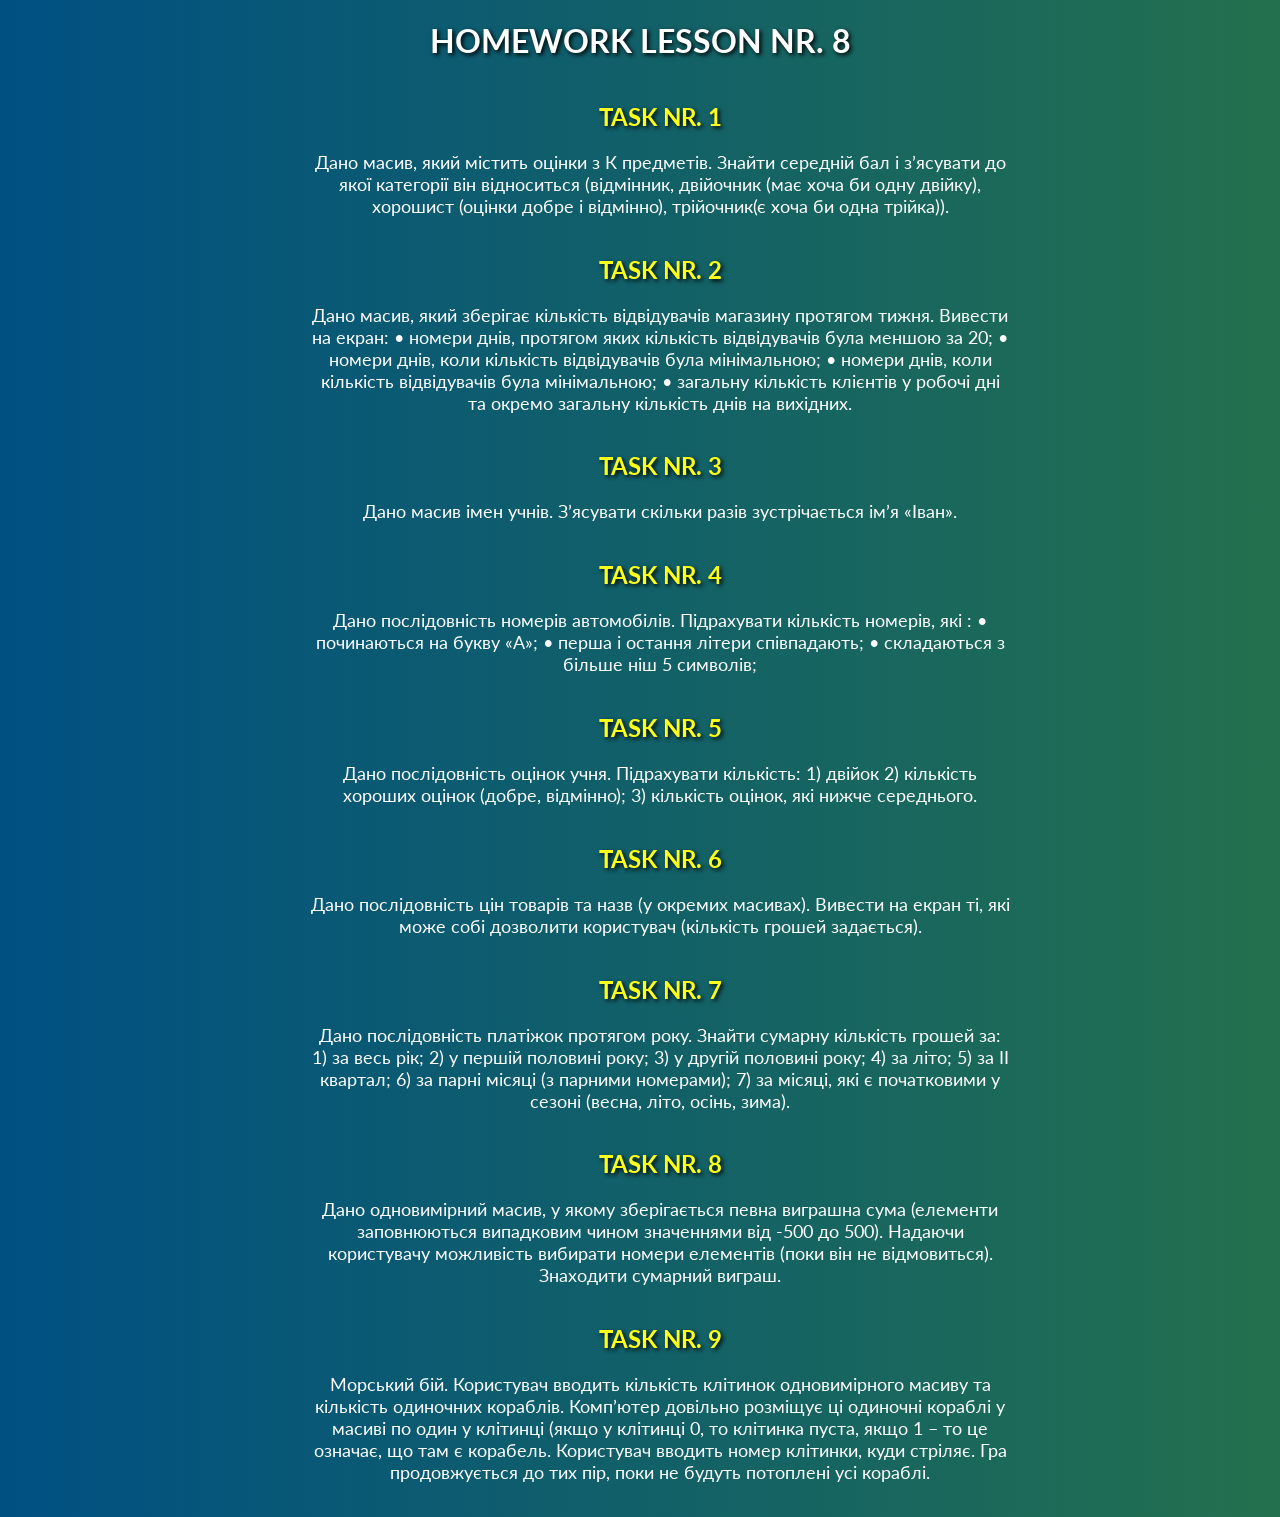
<file: index.html>
<!DOCTYPE html>
<html lang="en">

<head>
    <meta charset="UTF-8">
    <meta http-equiv="X-UA-Compatible" content="IE=edge">
    <meta name="viewport" content="width=device-width, initial-scale=1.0">
    <title>Document</title>
    <link rel="stylesheet" href="css/style.css" type="text/css">
</head>

<body>
    <h1>Homework Lesson nr. 8 </h1>
    <ol class="task">
        <li class="task1">
            <h2><a href="./tasks/task1.html" target="_blank">Task nr. 1</a></h2>
            <p>Дано масив, який містить оцінки з К предметів. Знайти середній бал і з’ясувати до якої категорії він
                відноситься
                (відмінник, двійочник (має хоча би одну двійку), хорошист (оцінки добре і відмінно), трійочник(є хоча би
                одна трійка)).</p>
        </li>
        <li class="task2">
            <h2><a href="./tasks/task2.html" target="_blank">Task nr. 2</a></h2>
            <p>Дано масив, який зберігає кількість відвідувачів магазину протягом тижня. Вивести на екран:
                • номери днів, протягом яких кількість відвідувачів була меншою за 20;
                • номери днів, коли кількість відвідувачів була мінімальною;
                • номери днів, коли кількість відвідувачів була мінімальною;
                • загальну кількість клієнтів у робочі дні та окремо загальну кількість днів на вихідних.
            </p>
        </li>
        <li class="task3">
            <h2><a href="./tasks/task3.html" target="_blank">Task nr. 3</a></h2>
            <p>Дано масив імен учнів. З’ясувати скільки разів зустрічається ім’я «Іван».</p>
        </li>
        <li class="task4">
            <h2><a href="./tasks/task4.html" target="_blank">Task nr. 4</a></h2>
            <p>Дано послідовність номерів автомобілів. Підрахувати кількість номерів, які :
                • починаються на букву «А»;
                • перша і остання літери співпадають;
                • складаються з більше ніш 5 символів;
            </p>
        </li>
        <li class="task5">
            <h2><a href="./tasks/task5.html" target="_blank">Task nr. 5</a></h2>
            <p>Дано послідовність оцінок учня. Підрахувати кількість:
                1) двійок
                2) кількість хороших оцінок (добре, відмінно);
                3) кількість оцінок, які нижче середнього.
            </p>
        </li>
        <li class="task6">
            <h2><a href="./tasks/task6.html" target="_blank">Task nr. 6</a></h2>
            <p>Дано послідовність цін товарів та назв (у окремих масивах). Вивести на екран ті, які може собі дозволити
                користувач
                (кількість грошей задається).</p>
        </li>
        <li class="task7">
            <h2><a href="./tasks/task7.html" target="_blank">Task nr. 7</a></h2>
            <p>Дано послідовність платіжок протягом року. Знайти сумарну кількість грошей за:
                1) за весь рік;
                2) у першій половині року;
                3) у другій половині року;
                4) за літо;
                5) за ІІ квартал;
                6) за парні місяці (з парними номерами);
                7) за місяці, які є початковими у сезоні (весна, літо, осінь, зима).
            </p>
        </li>
        <li class="task8">
            <h2><a href="./tasks/task8.html" target="_blank">Task nr. 8</a></h2>
            <p>Дано одновимірний масив, у якому зберігається певна виграшна сума (елементи заповнюються випадковим чином
                значеннями від
                -500 до 500). Надаючи користувачу можливість вибирати номери елементів (поки він не відмовиться).
                Знаходити сумарний
                виграш.</p>
        </li>
        <li class="task9">
            <h2><a href="./tasks/task9.html" target="_blank">Task nr. 9</a></h2>
            <p>Морський бій. Користувач вводить кількість клітинок одновимірного масиву та кількість одиночних кораблів.
                Комп’ютер
                довільно розміщує ці одиночні кораблі у масиві по один у клітинці (якщо у клітинці 0, то клітинка пуста,
                якщо 1 – то це
                означає, що там є корабель. Користувач вводить номер клітинки, куди стріляє. Гра продовжується до тих
                пір, поки не
                будуть потоплені усі кораблі.</p>
        </li>
    </ol>
</file>
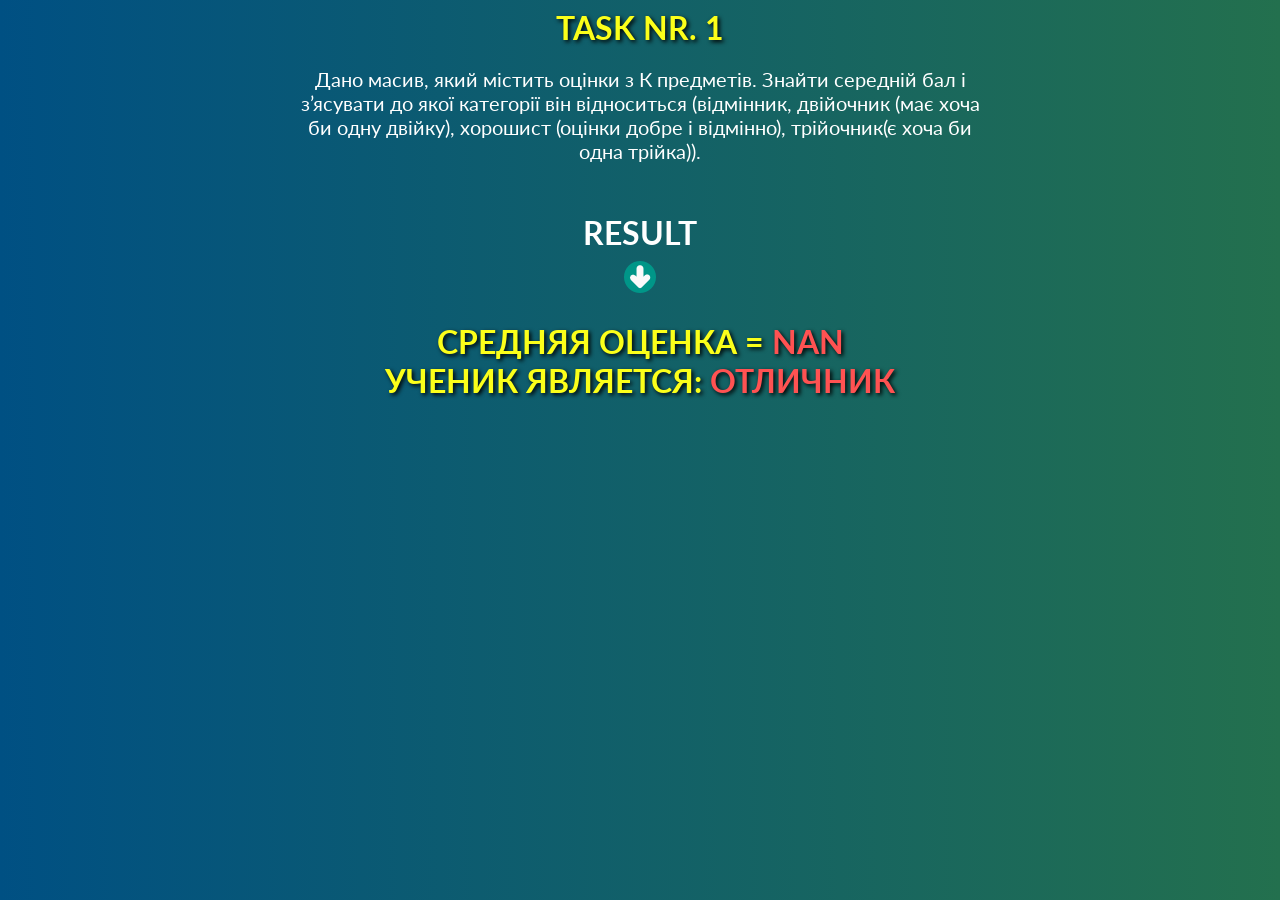
<file: tasks/task1.html>
<!DOCTYPE html>
<html lang="en">

<head>
    <meta charset="UTF-8">
    <meta http-equiv="X-UA-Compatible" content="IE=edge">
    <meta name="viewport" content="width=device-width, initial-scale=1.0">
    <title>Document</title>
    <link rel="stylesheet" href="css/style.css" type="text/css">
</head>

<body>
    <h1>Task nr. 1</h1>
    <div class="text">Дано масив, який містить оцінки з К предметів. Знайти середній бал і з’ясувати до якої категорії
        він відноситься
        (відмінник, двійочник (має хоча би одну двійку), хорошист (оцінки добре і відмінно), трійочник(є хоча би одна
        трійка)).</div>
    <div class="result">Result</div>
    <div id="result1"></div>

    <script src="js/script1.js"></script>
</body>

</html>
</file>
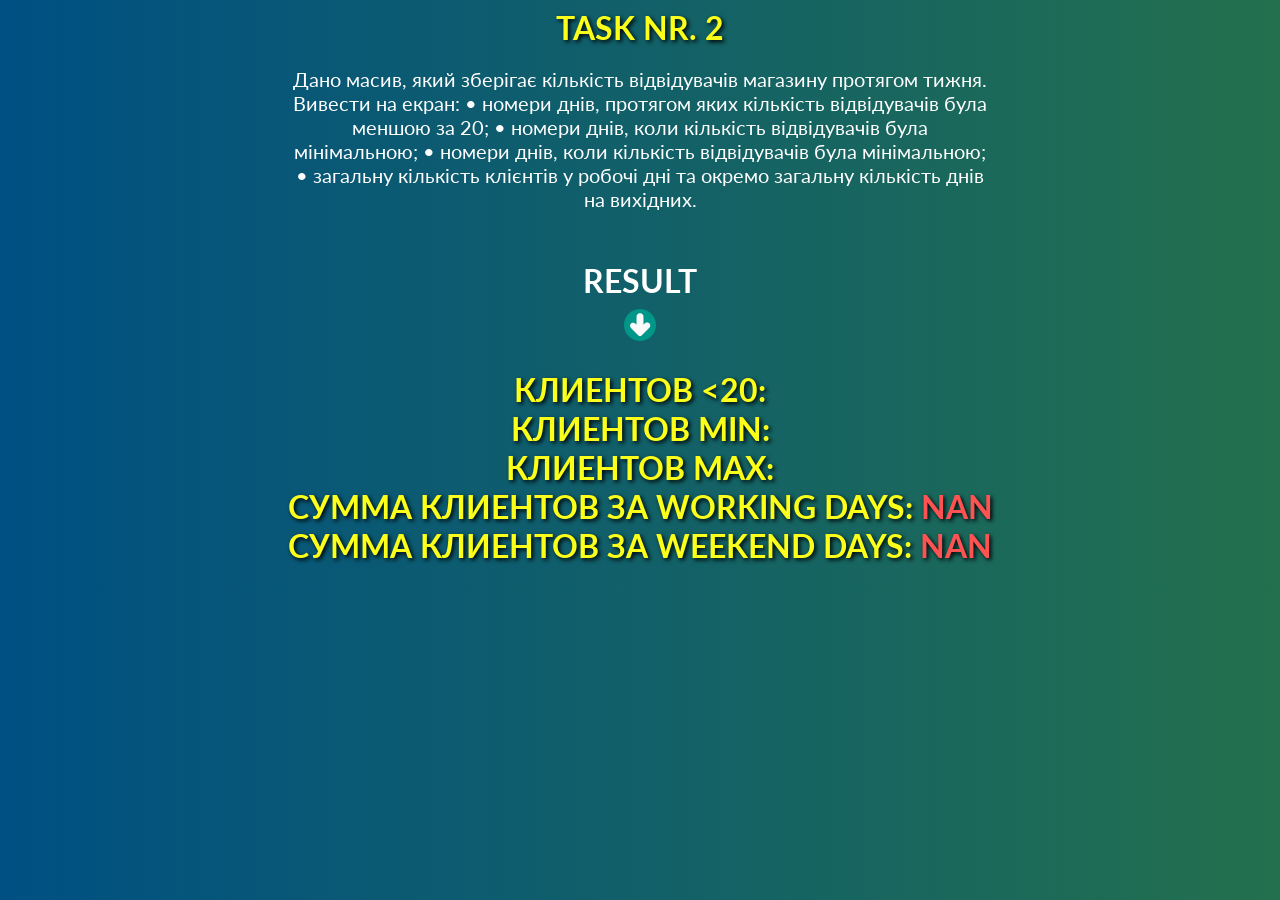
<file: tasks/task2.html>
<!DOCTYPE html>
<html lang="en">

<head>
    <meta charset="UTF-8">
    <meta http-equiv="X-UA-Compatible" content="IE=edge">
    <meta name="viewport" content="width=device-width, initial-scale=1.0">
    <title>Document</title>
    <link rel="stylesheet" href="css/style.css" type="text/css">
</head>

<body>
    <h1>Task nr. 2</h1>
    <div class="text">Дано масив, який зберігає кількість відвідувачів магазину протягом тижня. Вивести на екран:
        • номери днів, протягом яких кількість відвідувачів була меншою за 20;
        • номери днів, коли кількість відвідувачів була мінімальною;
        • номери днів, коли кількість відвідувачів була мінімальною;
        • загальну кількість клієнтів у робочі дні та окремо загальну кількість днів на вихідних.
    </div>
    <div class="result">Result</div>
    <div id="result1"></div>

    <script src="js/script2.js"></script>
</body>

</html>
</file>
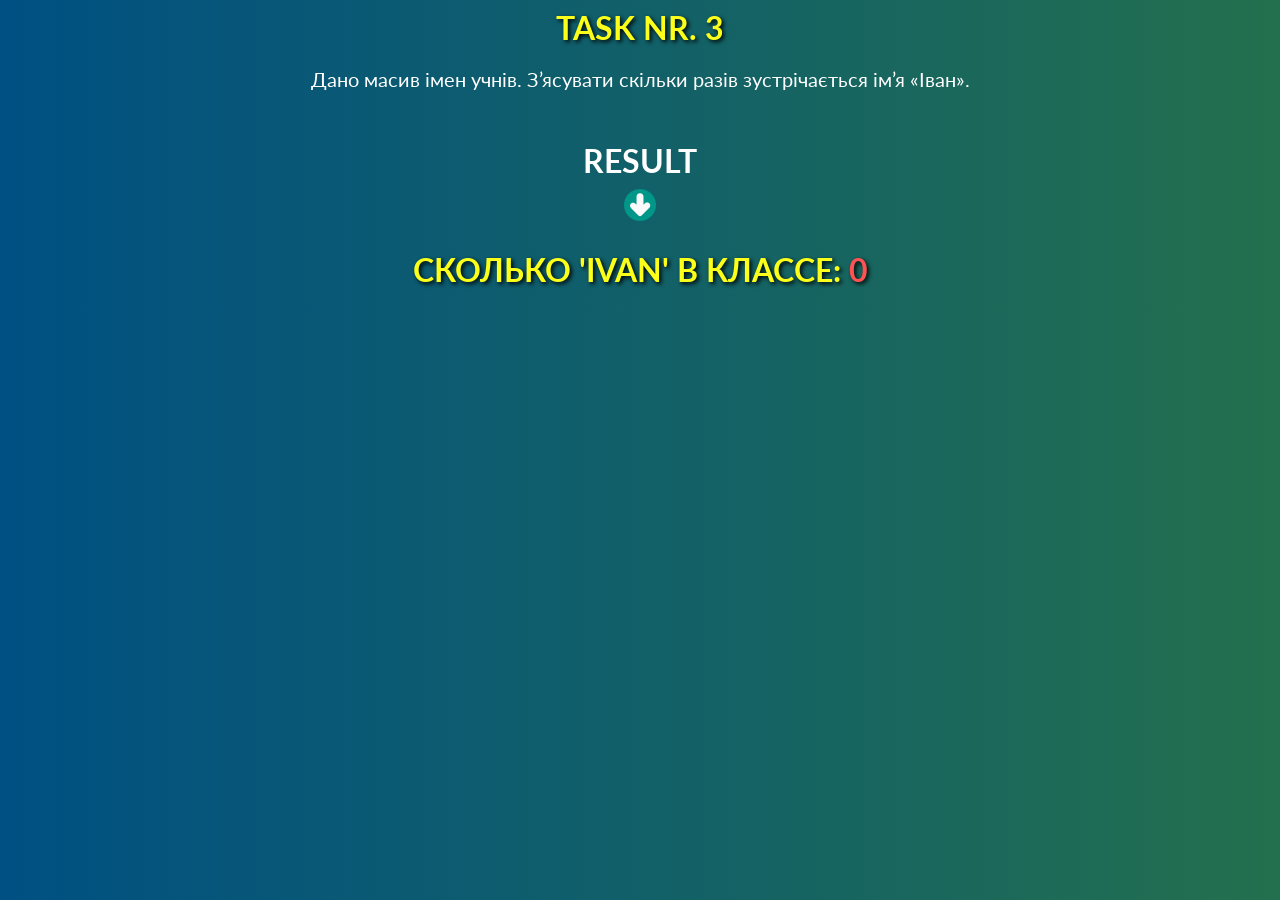
<file: tasks/task3.html>
<!DOCTYPE html>
<html lang="en">

<head>
    <meta charset="UTF-8">
    <meta http-equiv="X-UA-Compatible" content="IE=edge">
    <meta name="viewport" content="width=device-width, initial-scale=1.0">
    <title>Document</title>
    <link rel="stylesheet" href="css/style.css" type="text/css">
</head>

<body>
    <h1>Task nr. 3</h1>
    <div class="text">Дано масив імен учнів. З’ясувати скільки разів зустрічається ім’я «Іван».</div>
    <div class="result">Result</div>
    <div id="result1"></div>

    <script src="js/script3.js"></script>
</body>

</html>
</file>
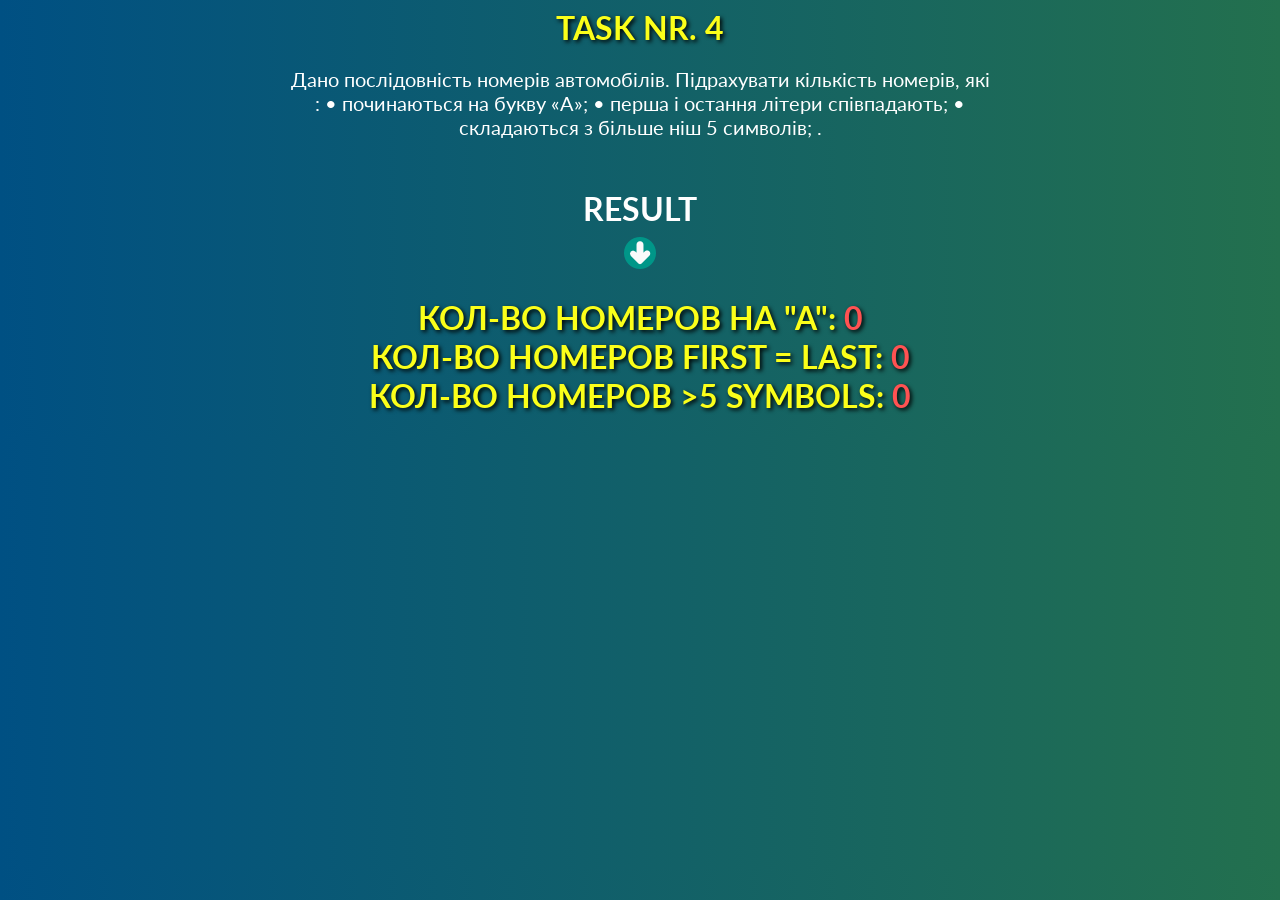
<file: tasks/task4.html>
<!DOCTYPE html>
<html lang="en">

<head>
    <meta charset="UTF-8">
    <meta http-equiv="X-UA-Compatible" content="IE=edge">
    <meta name="viewport" content="width=device-width, initial-scale=1.0">
    <title>Document</title>
    <link rel="stylesheet" href="css/style.css" type="text/css">
</head>

<body>
    <h1>Task nr. 4</h1>
    <div class="text">Дано послідовність номерів автомобілів. Підрахувати кількість номерів, які :
        • починаються на букву «А»;
        • перша і остання літери співпадають;
        • складаються з більше ніш 5 символів;
        .</div>
    <div class="result">Result</div>
    <div id="result1"></div>

    <script src="js/script4.js"></script>
</body>

</html>
</file>
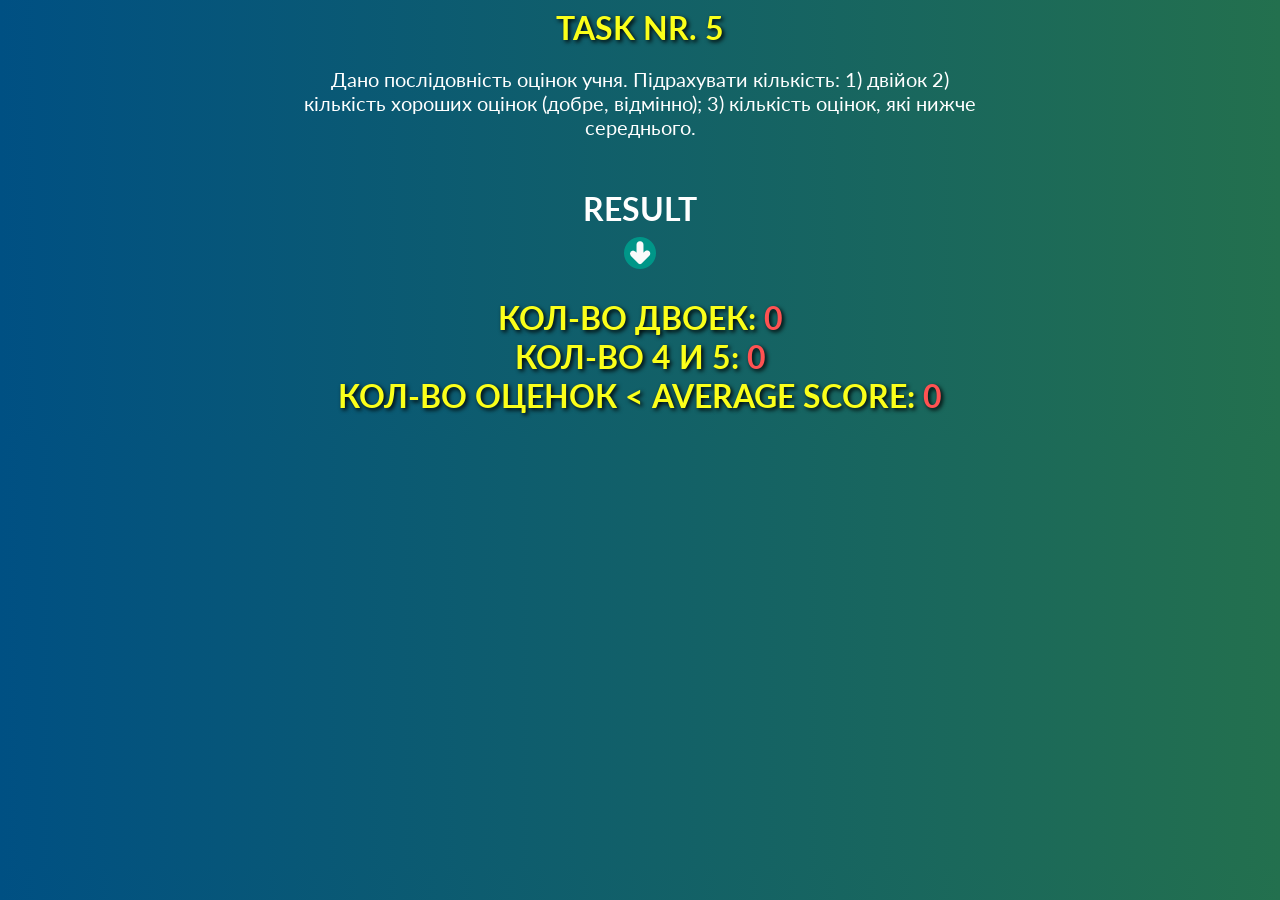
<file: tasks/task5.html>
<!DOCTYPE html>
<html lang="en">

<head>
    <meta charset="UTF-8">
    <meta http-equiv="X-UA-Compatible" content="IE=edge">
    <meta name="viewport" content="width=device-width, initial-scale=1.0">
    <title>Document</title>
    <link rel="stylesheet" href="css/style.css" type="text/css">
</head>

<body>
    <h1>Task nr. 5</h1>
    <div class="text">Дано послідовність оцінок учня. Підрахувати кількість:
        1) двійок
        2) кількість хороших оцінок (добре, відмінно);
        3) кількість оцінок, які нижче середнього.</div>
    <div class="result">Result</div>
    <div id="result1"></div>

    <script src="js/script5.js"></script>
</body>

</html>
</file>
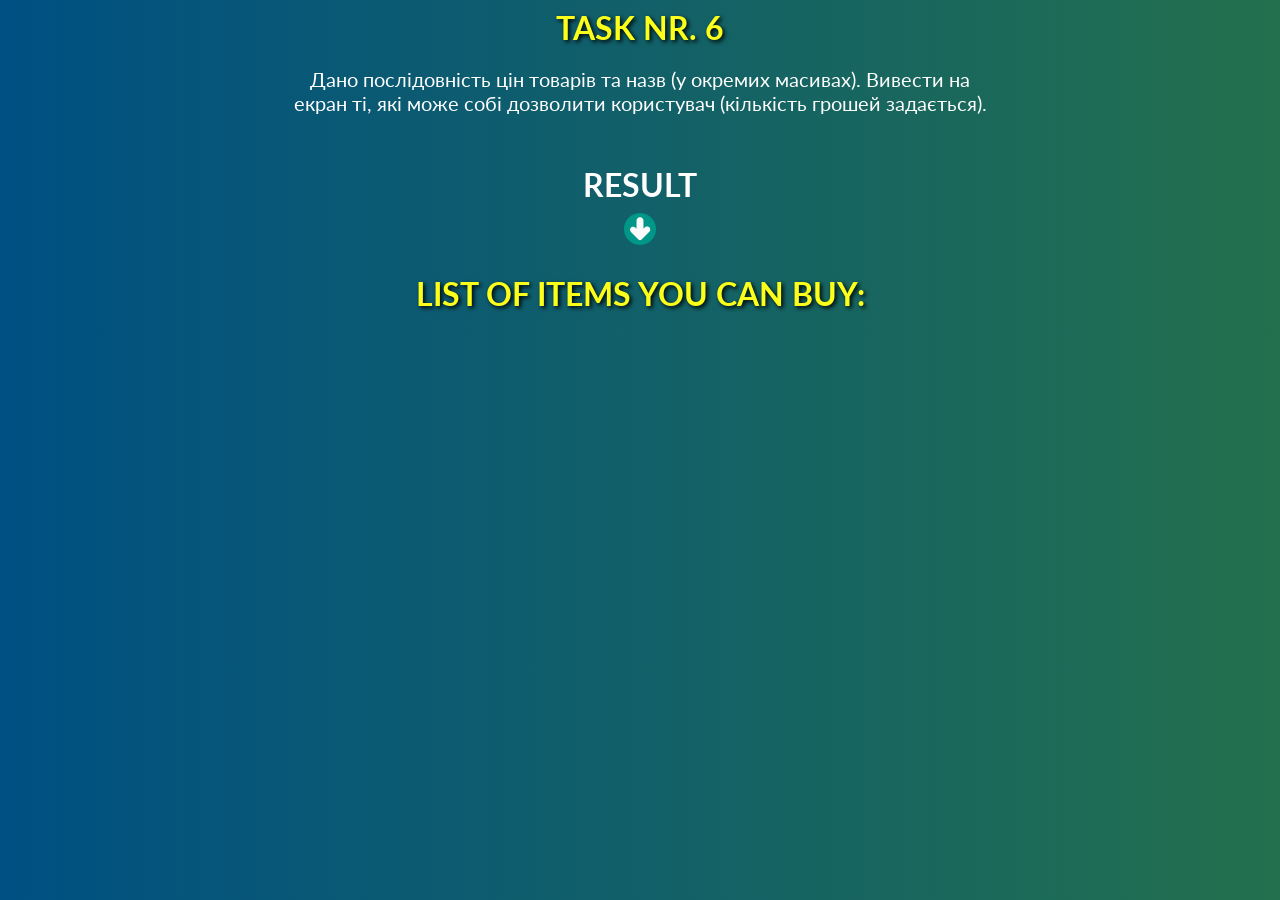
<file: tasks/task6.html>
<!DOCTYPE html>
<html lang="en">

<head>
    <meta charset="UTF-8">
    <meta http-equiv="X-UA-Compatible" content="IE=edge">
    <meta name="viewport" content="width=device-width, initial-scale=1.0">
    <title>Document</title>
    <link rel="stylesheet" href="css/style.css" type="text/css">
</head>

<body>
    <h1>Task nr. 6</h1>
    <div class="text">Дано послідовність цін товарів та назв (у окремих масивах). Вивести на екран ті, які може собі дозволити користувач
    (кількість грошей задається).</div>
    <div class="result">Result</div>
    <div id="result1"></div>

    <script src="js/script6.js"></script>
</body>

</html>
</file>
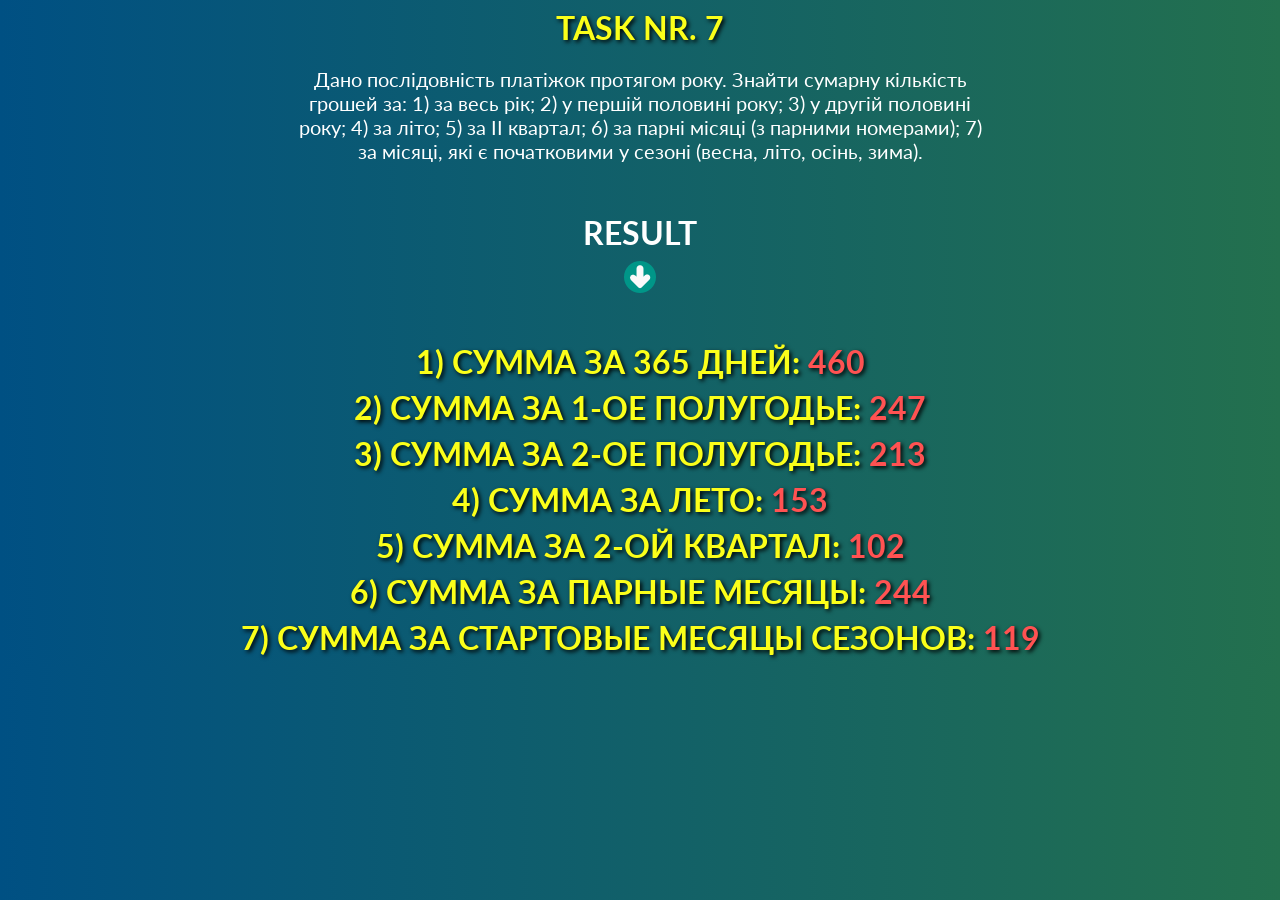
<file: tasks/task7.html>
<!DOCTYPE html>
<html lang="en">

<head>
    <meta charset="UTF-8">
    <meta http-equiv="X-UA-Compatible" content="IE=edge">
    <meta name="viewport" content="width=device-width, initial-scale=1.0">
    <title>Document</title>
    <link rel="stylesheet" href="css/style.css" type="text/css">
</head>

<body>
    <h1>Task nr. 7</h1>
    <div class="text">Дано послідовність платіжок протягом року. Знайти сумарну кількість грошей за:
        1) за весь рік;
        2) у першій половині року;
        3) у другій половині року;
        4) за літо;
        5) за ІІ квартал;
        6) за парні місяці (з парними номерами);
        7) за місяці, які є початковими у сезоні (весна, літо, осінь, зима).
    </div>
    <div class="result">Result</div>
    <div id="result1"></div>

    <script src="js/script7.js"></script>
</body>

</html>
</file>
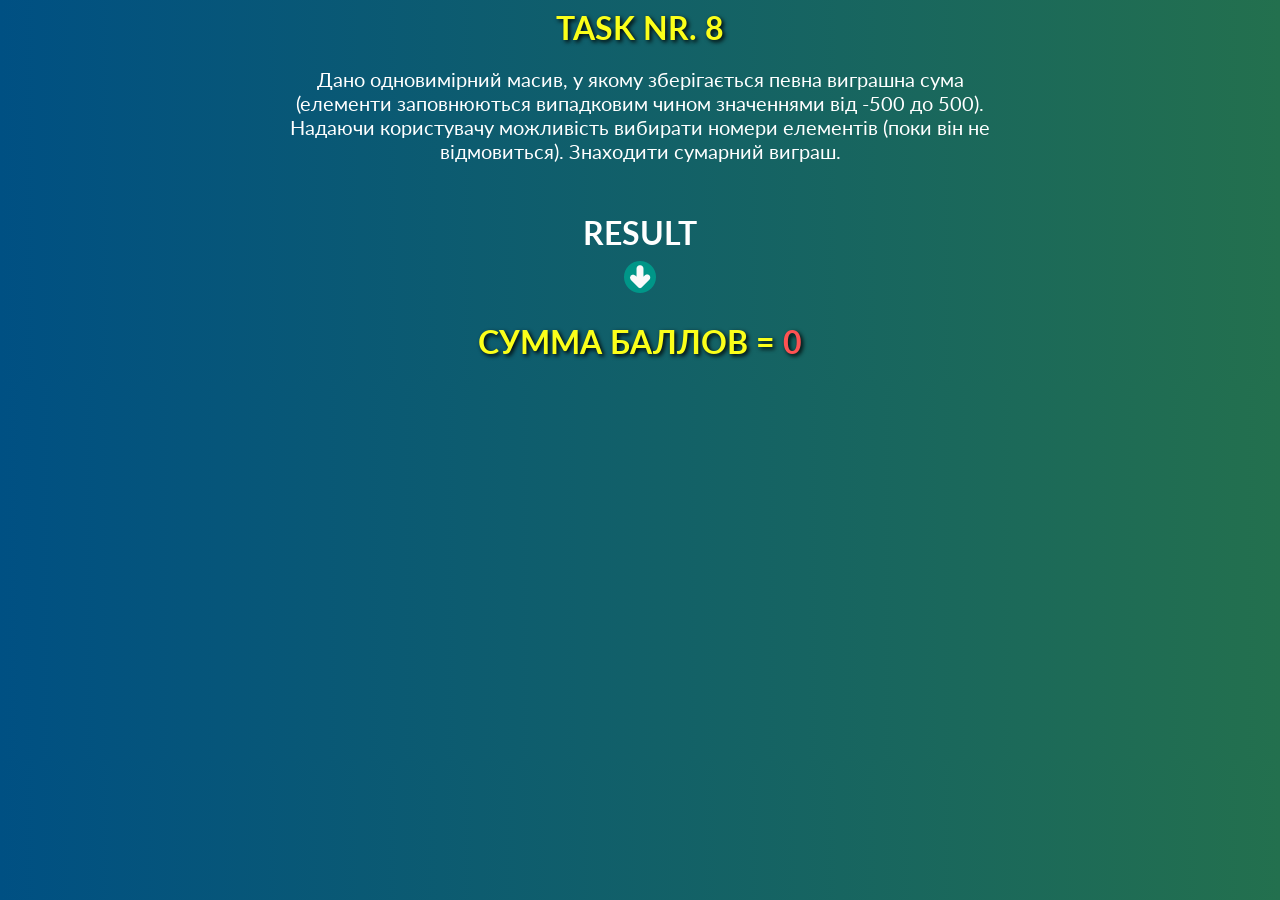
<file: tasks/task8.html>
<!DOCTYPE html>
<html lang="en">

<head>
    <meta charset="UTF-8">
    <meta http-equiv="X-UA-Compatible" content="IE=edge">
    <meta name="viewport" content="width=device-width, initial-scale=1.0">
    <title>Document</title>
    <link rel="stylesheet" href="css/style.css" type="text/css">
</head>

<body>
    <h1>Task nr. 8</h1>
    <div class="text">Дано одновимірний масив, у якому зберігається певна виграшна сума (елементи заповнюються
        випадковим чином значеннями від
        -500 до 500). Надаючи користувачу можливість вибирати номери елементів (поки він не відмовиться). Знаходити
        сумарний
        виграш.</div>
    <div class="result">Result</div>
    <div id="result1"></div>

    <script src="js/script8.js"></script>
</body>

</html>
</file>
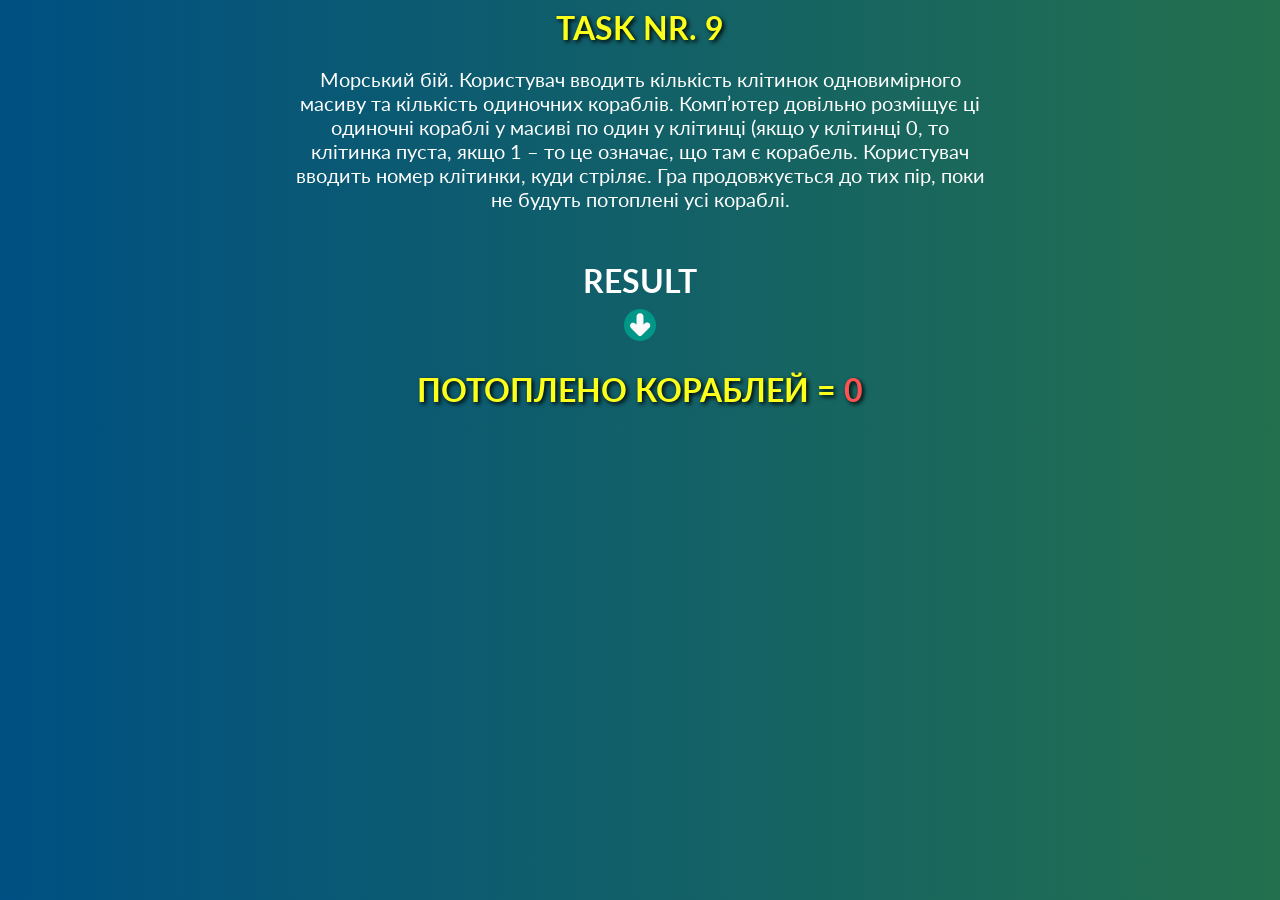
<file: tasks/task9.html>
<!DOCTYPE html>
<html lang="en">

<head>
    <meta charset="UTF-8">
    <meta http-equiv="X-UA-Compatible" content="IE=edge">
    <meta name="viewport" content="width=device-width, initial-scale=1.0">
    <title>Document</title>
    <link rel="stylesheet" href="css/style.css" type="text/css">
</head>

<body>
    <h1>Task nr. 9</h1>
    <div class="text">Морський бій. Користувач вводить кількість клітинок одновимірного масиву та кількість одиночних
        кораблів. Комп’ютер
        довільно розміщує ці одиночні кораблі у масиві по один у клітинці (якщо у клітинці 0, то клітинка пуста, якщо 1
        – то це
        означає, що там є корабель. Користувач вводить номер клітинки, куди стріляє. Гра продовжується до тих пір, поки
        не
        будуть потоплені усі кораблі.</div>
    <div class="result">Result</div>
    <div id="result1"></div>

    <script src="js/script9.js"></script>
</body>

</html>
</file>
<file: css/style.css>
@import url('https://fonts.googleapis.com/css?family=Lato:regular,700');

body {
    background-image: linear-gradient(to right, #005083, #23704e);
    font-family: 'Lato';
}

h1 {
    text-transform: uppercase;
    color: #fff;
    text-align: center;
    text-shadow: 2px 2px 4px #000;
}

h2 {
    text-align: center;
}

.task {
    display: flex;
    flex-direction: column;
    align-items: center;
    justify-content: center;

}

li {
    list-style-type: none;
}

a {
    text-decoration: none;
    font-weight: 700;
    color: rgb(251, 255, 26);
    text-transform: uppercase;
    text-shadow: 2px 2px 4px #000;
    transition: all 1s ease;

}

a:hover {
    text-decoration: underline;
    text-decoration-color: #fff;
    text-underline-offset: 7px;
}

p {
    max-width: 700px;
    text-align: center;
    color: #fff;
    font-size: 18px;
}

img {
    display: block;
    margin: 0 auto;
    border: 1px solid #000;
    box-shadow: 0 14px 28px rgba(0, 0, 0, 0.25), 0 10px 10px rgba(0, 0, 0, 0.22);
}
</file>
<file: tasks/css/style.css>
@import url('https://fonts.googleapis.com/css?family=Lato:regular,700');

body {
    font-family: 'Lato';
    background-color: #00a1a3;
    background-image: linear-gradient(to right, #005083, #23704e);
}

h1 {
    display: block;
    max-width: 170px;
    margin: 0 auto;
    text-shadow: 2px 2px 4px #000;
    text-align: center;
    text-transform: uppercase;
    color: rgb(251, 255, 26);
    font-weight: 700;
}

.text {
    padding-top: 20px;
    margin: 0 auto;
    text-align: center;
    color: #fff;
    max-width: 700px;
    font-size: 20px;
    font-weight: 400;
}

.result {
    padding-top: 50px;
    margin: 0 auto;
    text-align: center;
    font-weight: 700;
    color: #fff;
    text-transform: uppercase;
    position: relative;
    font-size: 32px;
}

.result::after {
    content: " ";
    background: url('../img/left-arrow.png') no-repeat;
    width: 50px;
    height: 50px;
    position: absolute;
    top: 80px;
    left: 48.7%;
    transform: rotate(-90deg);
    z-index: 1;
    color: #fff;
    object-fit: cover;
    animation-name: down-arrow;
    animation-duration: 1s;
    animation-timing-function: ease;
    animation-iteration-count: infinite;
    animation-direction: alternate;
    margin-bottom: 10px;
}

@keyframes down-arrow {
    0% {
        top: 80px;
    }

    100% {
        top: 100px;
    }
}

#result1 {
    padding-top: 70px;
    display: block;
    margin: 0 auto;
    text-align: center;
    color: rgb(251, 255, 26);
    text-transform: uppercase;
    font-size: 32px;
    font-weight: 700;
    text-shadow: 2px 2px 4px #000;
    margin-bottom: 20px;
}

span {
    color: rgb(255, 82, 82);
}

ul {
    max-width: 50px;
    margin: 0 auto;
    text-shadow: 2px 2px 4px #000;

}

li {
    color: rgb(251, 255, 26);
    text-shadow: 2px 2px 4px #000;
    font-size: 20px;
    font-weight: 700;
    margin-bottom: 5px;
}

table {
    text-align: center;
    color: rgb(251, 255, 26);
    text-shadow: 2px 2px 4px #000;
    border: 1px solid #fff;
    margin: 0 auto;
}

td {
    padding: 5px;
}

img {
    box-shadow: 0 14px 28px rgba(0, 0, 0, 0.25), 0 10px 10px rgba(0, 0, 0, 0.22);
    display: block;
    margin: 0 auto;
}

h2 {
    text-align: center;
    color: #fff;
    text-shadow: 2px 2px 4px #000;
    text-transform: uppercase;
    font-size: 32px;
}

p {
    display: block;
    margin: 0 auto;
    text-align: center;
    color: rgb(251, 255, 26);
    text-transform: uppercase;
    font-size: 32px;
    font-weight: 700;
    text-shadow: 2px 2px 4px #000;
    margin-bottom: 7px;
}
</file>
